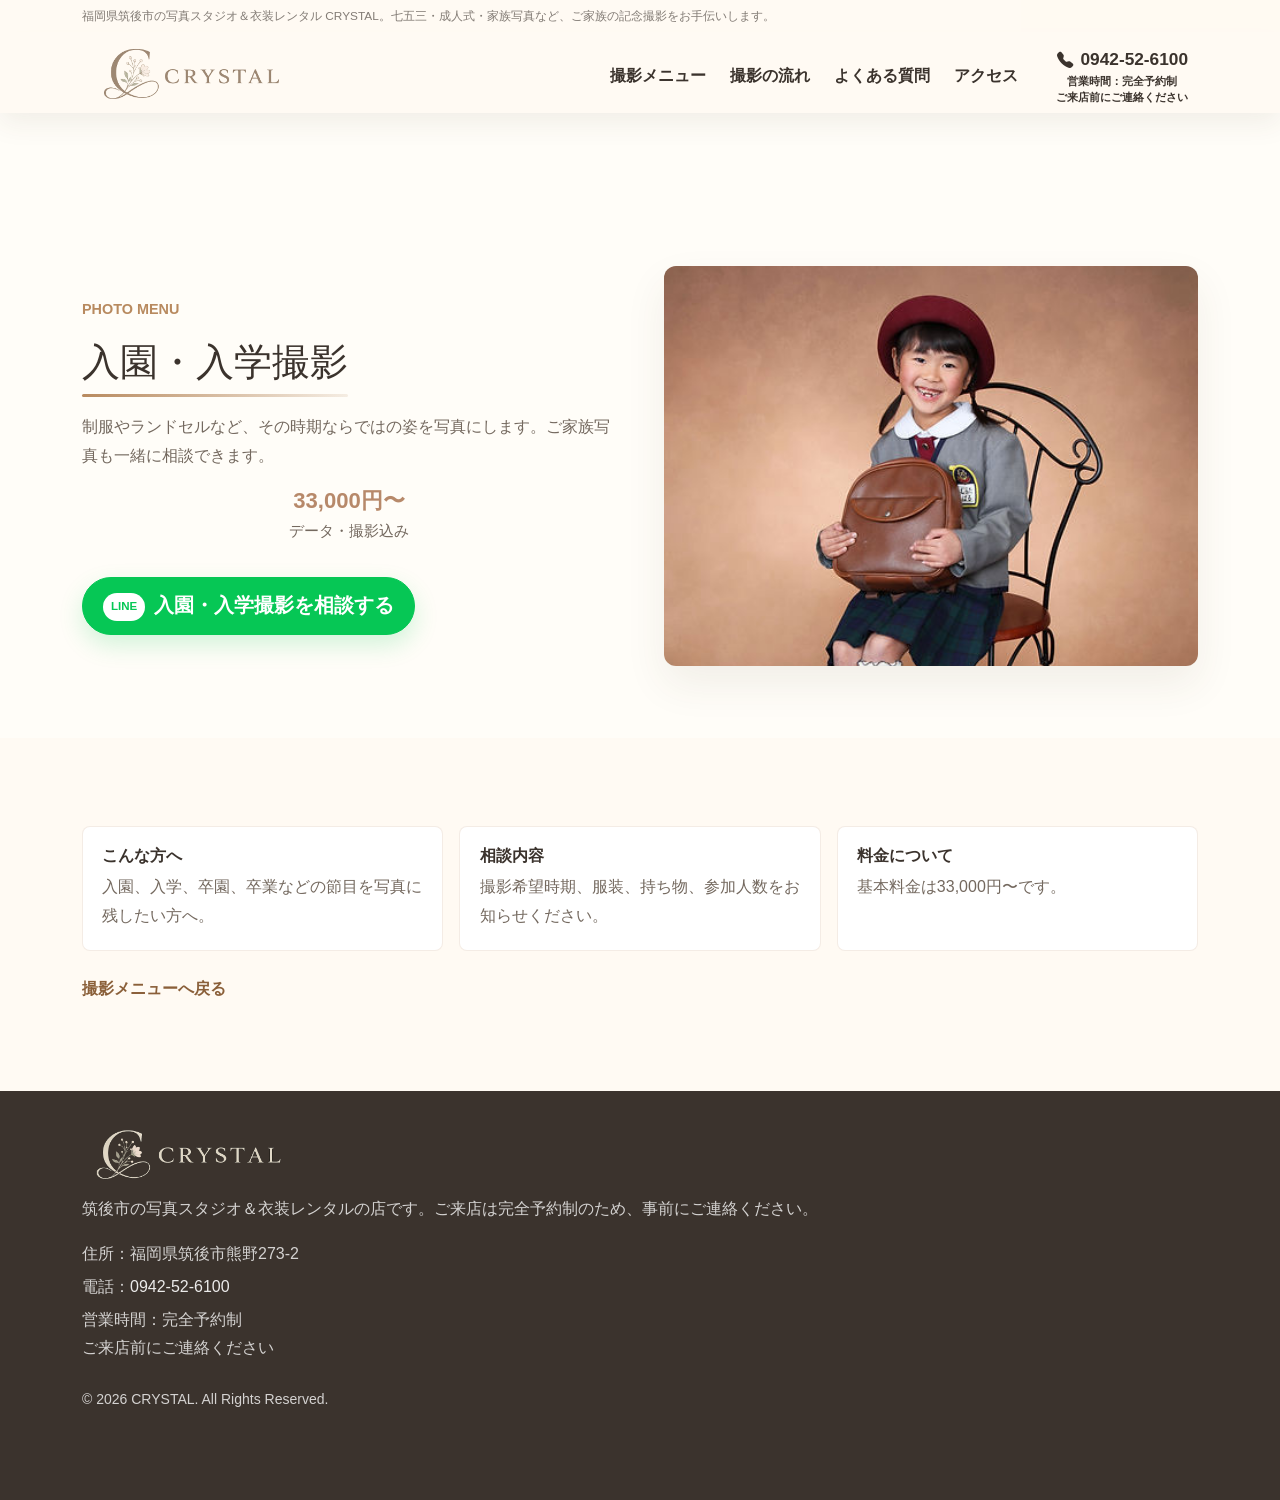
<file: entrance.html>
<!doctype html>
<html lang="ja">

<head>
  <meta charset="utf-8">
  <meta name="viewport" content="width=device-width, initial-scale=1">
  <title>入園・入学撮影｜CRYSTAL</title>
  <meta name="description" content="CRYSTALの入園・入学撮影ページです。制服やランドセル姿の記念撮影についてLINEから相談できます。">
  <link rel="icon" type="image/png" href="images/favicon.png">
  <link rel="apple-touch-icon" href="images/favicon.png">
  <link href="https://cdn.jsdelivr.net/npm/bootstrap@5.3.3/dist/css/bootstrap.min.css" rel="stylesheet">
  <link href="https://cdn.jsdelivr.net/npm/bootstrap-icons@1.11.3/font/bootstrap-icons.min.css" rel="stylesheet">
  <link href="css/style.css" rel="stylesheet">
</head>

<body id="top">
  <div class="site-lead-bar" aria-label="CRYSTALの紹介文">
    <div class="container">
      <p>福岡県筑後市の写真スタジオ＆衣装レンタル CRYSTAL。七五三・成人式・家族写真など、ご家族の記念撮影をお手伝いします。</p>
    </div>
  </div>
  <header class="sticky-top">
    <nav class="navbar navbar-expand-lg" aria-label="主要ナビゲーション">
      <div class="container">
        <a class="navbar-brand" href="index.html#top" aria-label="CRYSTAL TOP">
          <img class="site-logo site-logo-header" src="images/header_logo.png" alt="CRYSTAL">
        </a>
        <button class="navbar-toggler" type="button" data-bs-target="#mainNav" aria-controls="mainNav"
          aria-expanded="false" aria-label="ナビゲーションを開く">
          <span class="navbar-toggler-icon"></span>
        </button>
        <div class="collapse navbar-collapse" id="mainNav">
          <ul class="navbar-nav ms-auto align-items-lg-center gap-lg-2">
            <li class="nav-item nav-has-submenu">
              <a class="nav-link nav-submenu-toggle" href="index.html#menu" aria-haspopup="true" aria-expanded="false"
                aria-controls="photoMenuSubnav"><span class="nav-submenu-icon" aria-hidden="true">▶︎</span>撮影メニュー</a>
              <ul class="nav-submenu" id="photoMenuSubnav" aria-label="撮影メニュー詳細">
                <li><a href="shichigosan.html">七五三</a></li>
                <li><a href="seijin.html">成人式</a></li>
                <li><a href="family.html">家族写真</a></li>
                <li><a href="maternity-newborn.html">マタニティ・ニューボーン</a></li>
                <li><a href="omiyamairi.html">お宮参り</a></li>
                <li><a href="entrance.html">入園・入学</a></li>
                <li><a href="profile.html">プロフィール</a></li>
              </ul>
            </li>
            <li class="nav-item"><a class="nav-link" href="index.html#flow">撮影の流れ</a></li>
            <li class="nav-item"><a class="nav-link" href="index.html#faq">よくある質問</a></li>
            <li class="nav-item"><a class="nav-link" href="index.html#access">アクセス</a></li>
            <li class="nav-item nav-mobile-cta nav-instagram"><a class="nav-link mobile-nav-button" href="https://www.instagram.com/"
                target="_blank" rel="noopener"><i class="bi bi-instagram" aria-hidden="true"></i><span
                  class="fixed-cta-text"><span class="fixed-cta-label">インスタグラム</span><span
                    class="fixed-cta-action">フォローする</span></span></a></li>
            <li class="nav-item nav-mobile-cta nav-line"><a class="nav-link mobile-nav-button"
                href="https://line.me/R/ti/p/@sample" target="_blank" rel="noopener"><i class="bi bi-line"
                  aria-hidden="true"></i><span class="fixed-cta-text"><span class="fixed-cta-label">LINE</span><span
                    class="fixed-cta-action">チャットで相談する</span></span></a></li>
            <li class="nav-item nav-phone-wrap">
              <a class="nav-link nav-phone" href="tel:0942526100"><i class="bi bi-telephone-fill phone-icon"
                  aria-hidden="true"></i>0942-52-6100</a>
              <span class="nav-hours">営業時間：完全予約制<br>ご来店前にご連絡ください</span>
            </li>
          </ul>
        </div>
      </div>
    </nav>
  </header>
  <main><section class="page-hero"><div class="container"><div class="row g-5 align-items-center"><div class="col-lg-6"><p class="eyebrow">PHOTO MENU</p><h1 class="section-title">入園・入学撮影</h1><p class="lead-text">制服やランドセルなど、その時期ならではの姿を写真にします。ご家族写真も一緒に相談できます。</p><p class="plan-price">33,000円〜</p><p class="plan-note">データ・撮影込み</p><a class="btn btn-line btn-lg mt-3" href="https://line.me/R/ti/p/@sample" target="_blank" rel="noopener"><span class="line-mark">LINE</span>入園・入学撮影を相談する</a></div><div class="col-lg-6"><img class="page-hero-image" src="images/入学.jpg" alt="入園・入学撮影のイメージ" loading="eager"></div></div></div></section><section class="section"><div class="container"><div class="page-summary"><article class="page-summary-card"><h2>こんな方へ</h2><p>入園、入学、卒園、卒業などの節目を写真に残したい方へ。</p></article><article class="page-summary-card"><h2>相談内容</h2><p>撮影希望時期、服装、持ち物、参加人数をお知らせください。</p></article><article class="page-summary-card"><h2>料金について</h2><p>基本料金は33,000円〜です。</p></article></div><a class="page-back-link" href="index.html#menu">撮影メニューへ戻る</a></div></section></main>
  <footer class="footer" aria-labelledby="footer-heading">
    <div class="container">
      <div class="footer-info">
        <h2 id="footer-heading" class="h3 footer-brand"><img class="site-logo site-logo-footer" src="images/footer_logo.png" alt="CRYSTAL"></h2>
        <p>筑後市の写真スタジオ＆衣装レンタルの店です。ご来店は完全予約制のため、事前にご連絡ください。</p>
        <p class="mb-1">住所：福岡県筑後市熊野273-2</p>
        <p class="mb-1">電話：<a href="tel:0942526100">0942-52-6100</a></p>
        <p class="mb-0">営業時間：完全予約制<br>ご来店前にご連絡ください</p>
      </div>
      <p class="small mt-4 mb-0">&copy; 2026 CRYSTAL. All Rights Reserved.</p>
    </div>
  </footer>
  <script src="https://cdn.jsdelivr.net/npm/bootstrap@5.3.3/dist/js/bootstrap.bundle.min.js"></script><script src="js/main.js"></script>
</body>

</html>
</file>
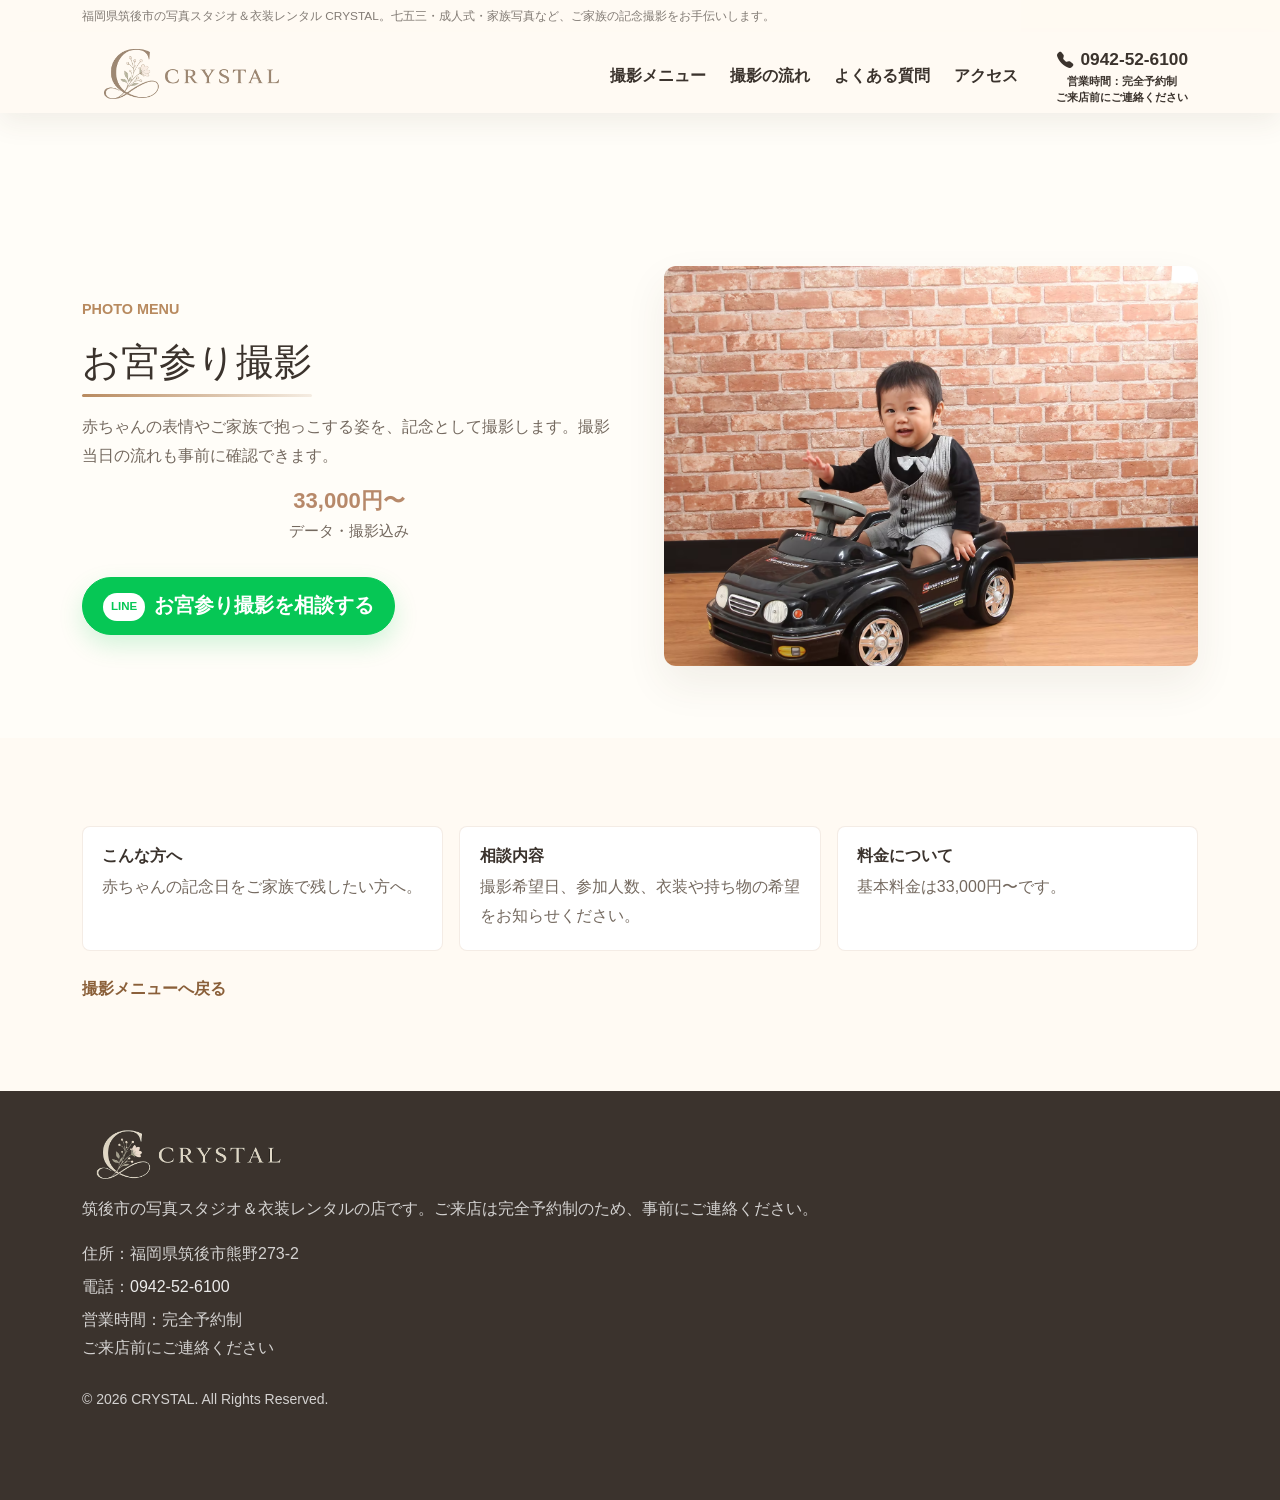
<file: omiyamairi.html>
<!doctype html>
<html lang="ja">

<head>
  <meta charset="utf-8">
  <meta name="viewport" content="width=device-width, initial-scale=1">
  <title>お宮参り撮影｜CRYSTAL</title>
  <meta name="description" content="CRYSTALのお宮参り撮影ページです。赤ちゃんとご家族の記念撮影についてLINEから相談できます。">
  <link rel="icon" type="image/png" href="images/favicon.png">
  <link rel="apple-touch-icon" href="images/favicon.png">
  <link href="https://cdn.jsdelivr.net/npm/bootstrap@5.3.3/dist/css/bootstrap.min.css" rel="stylesheet">
  <link href="https://cdn.jsdelivr.net/npm/bootstrap-icons@1.11.3/font/bootstrap-icons.min.css" rel="stylesheet">
  <link href="css/style.css" rel="stylesheet">
</head>

<body id="top">
  <div class="site-lead-bar" aria-label="CRYSTALの紹介文">
    <div class="container">
      <p>福岡県筑後市の写真スタジオ＆衣装レンタル CRYSTAL。七五三・成人式・家族写真など、ご家族の記念撮影をお手伝いします。</p>
    </div>
  </div>
  <header class="sticky-top">
    <nav class="navbar navbar-expand-lg" aria-label="主要ナビゲーション">
      <div class="container">
        <a class="navbar-brand" href="index.html#top" aria-label="CRYSTAL TOP">
          <img class="site-logo site-logo-header" src="images/header_logo.png" alt="CRYSTAL">
        </a>
        <button class="navbar-toggler" type="button" data-bs-target="#mainNav" aria-controls="mainNav"
          aria-expanded="false" aria-label="ナビゲーションを開く">
          <span class="navbar-toggler-icon"></span>
        </button>
        <div class="collapse navbar-collapse" id="mainNav">
          <ul class="navbar-nav ms-auto align-items-lg-center gap-lg-2">
            <li class="nav-item nav-has-submenu">
              <a class="nav-link nav-submenu-toggle" href="index.html#menu" aria-haspopup="true" aria-expanded="false"
                aria-controls="photoMenuSubnav"><span class="nav-submenu-icon" aria-hidden="true">▶︎</span>撮影メニュー</a>
              <ul class="nav-submenu" id="photoMenuSubnav" aria-label="撮影メニュー詳細">
                <li><a href="shichigosan.html">七五三</a></li>
                <li><a href="seijin.html">成人式</a></li>
                <li><a href="family.html">家族写真</a></li>
                <li><a href="maternity-newborn.html">マタニティ・ニューボーン</a></li>
                <li><a href="omiyamairi.html">お宮参り</a></li>
                <li><a href="entrance.html">入園・入学</a></li>
                <li><a href="profile.html">プロフィール</a></li>
              </ul>
            </li>
            <li class="nav-item"><a class="nav-link" href="index.html#flow">撮影の流れ</a></li>
            <li class="nav-item"><a class="nav-link" href="index.html#faq">よくある質問</a></li>
            <li class="nav-item"><a class="nav-link" href="index.html#access">アクセス</a></li>
            <li class="nav-item nav-mobile-cta nav-instagram"><a class="nav-link mobile-nav-button" href="https://www.instagram.com/"
                target="_blank" rel="noopener"><i class="bi bi-instagram" aria-hidden="true"></i><span
                  class="fixed-cta-text"><span class="fixed-cta-label">インスタグラム</span><span
                    class="fixed-cta-action">フォローする</span></span></a></li>
            <li class="nav-item nav-mobile-cta nav-line"><a class="nav-link mobile-nav-button"
                href="https://line.me/R/ti/p/@sample" target="_blank" rel="noopener"><i class="bi bi-line"
                  aria-hidden="true"></i><span class="fixed-cta-text"><span class="fixed-cta-label">LINE</span><span
                    class="fixed-cta-action">チャットで相談する</span></span></a></li>
            <li class="nav-item nav-phone-wrap">
              <a class="nav-link nav-phone" href="tel:0942526100"><i class="bi bi-telephone-fill phone-icon"
                  aria-hidden="true"></i>0942-52-6100</a>
              <span class="nav-hours">営業時間：完全予約制<br>ご来店前にご連絡ください</span>
            </li>
          </ul>
        </div>
      </div>
    </nav>
  </header>
  <main><section class="page-hero"><div class="container"><div class="row g-5 align-items-center"><div class="col-lg-6"><p class="eyebrow">PHOTO MENU</p><h1 class="section-title">お宮参り撮影</h1><p class="lead-text">赤ちゃんの表情やご家族で抱っこする姿を、記念として撮影します。撮影当日の流れも事前に確認できます。</p><p class="plan-price">33,000円〜</p><p class="plan-note">データ・撮影込み</p><a class="btn btn-line btn-lg mt-3" href="https://line.me/R/ti/p/@sample" target="_blank" rel="noopener"><span class="line-mark">LINE</span>お宮参り撮影を相談する</a></div><div class="col-lg-6"><img class="page-hero-image" src="images/子供.avif" alt="お宮参り撮影のイメージ" loading="eager"></div></div></div></section><section class="section"><div class="container"><div class="page-summary"><article class="page-summary-card"><h2>こんな方へ</h2><p>赤ちゃんの記念日をご家族で残したい方へ。</p></article><article class="page-summary-card"><h2>相談内容</h2><p>撮影希望日、参加人数、衣装や持ち物の希望をお知らせください。</p></article><article class="page-summary-card"><h2>料金について</h2><p>基本料金は33,000円〜です。</p></article></div><a class="page-back-link" href="index.html#menu">撮影メニューへ戻る</a></div></section></main>
  <footer class="footer" aria-labelledby="footer-heading">
    <div class="container">
      <div class="footer-info">
        <h2 id="footer-heading" class="h3 footer-brand"><img class="site-logo site-logo-footer" src="images/footer_logo.png" alt="CRYSTAL"></h2>
        <p>筑後市の写真スタジオ＆衣装レンタルの店です。ご来店は完全予約制のため、事前にご連絡ください。</p>
        <p class="mb-1">住所：福岡県筑後市熊野273-2</p>
        <p class="mb-1">電話：<a href="tel:0942526100">0942-52-6100</a></p>
        <p class="mb-0">営業時間：完全予約制<br>ご来店前にご連絡ください</p>
      </div>
      <p class="small mt-4 mb-0">&copy; 2026 CRYSTAL. All Rights Reserved.</p>
    </div>
  </footer>
  <script src="https://cdn.jsdelivr.net/npm/bootstrap@5.3.3/dist/js/bootstrap.bundle.min.js"></script><script src="js/main.js"></script>
</body>

</html>
</file>
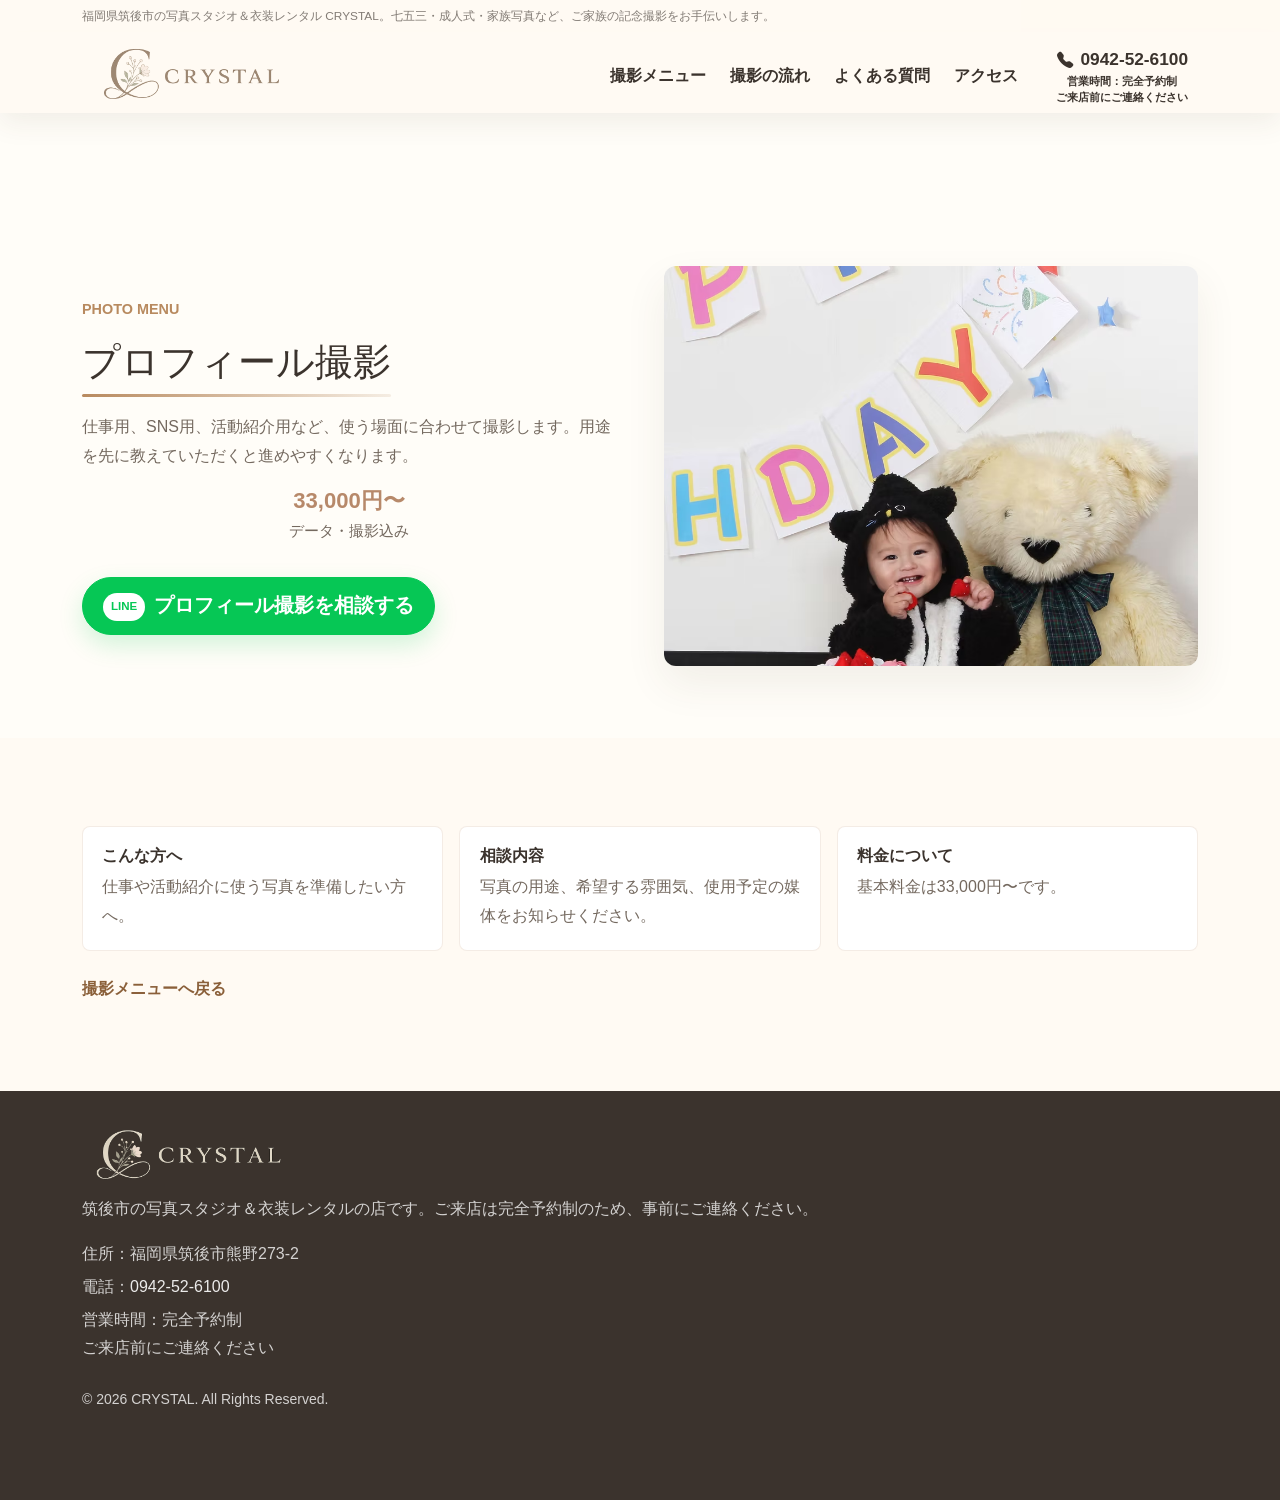
<file: profile.html>
<!doctype html>
<html lang="ja">

<head>
  <meta charset="utf-8">
  <meta name="viewport" content="width=device-width, initial-scale=1">
  <title>プロフィール撮影｜CRYSTAL</title>
  <meta name="description" content="CRYSTALのプロフィール撮影ページです。仕事用、SNS用、活動紹介用の写真についてLINEから相談できます。">
  <link rel="icon" type="image/png" href="images/favicon.png">
  <link rel="apple-touch-icon" href="images/favicon.png">
  <link href="https://cdn.jsdelivr.net/npm/bootstrap@5.3.3/dist/css/bootstrap.min.css" rel="stylesheet">
  <link href="https://cdn.jsdelivr.net/npm/bootstrap-icons@1.11.3/font/bootstrap-icons.min.css" rel="stylesheet">
  <link href="css/style.css" rel="stylesheet">
</head>

<body id="top">
  <div class="site-lead-bar" aria-label="CRYSTALの紹介文">
    <div class="container">
      <p>福岡県筑後市の写真スタジオ＆衣装レンタル CRYSTAL。七五三・成人式・家族写真など、ご家族の記念撮影をお手伝いします。</p>
    </div>
  </div>
  <header class="sticky-top">
    <nav class="navbar navbar-expand-lg" aria-label="主要ナビゲーション">
      <div class="container">
        <a class="navbar-brand" href="index.html#top" aria-label="CRYSTAL TOP">
          <img class="site-logo site-logo-header" src="images/header_logo.png" alt="CRYSTAL">
        </a>
        <button class="navbar-toggler" type="button" data-bs-target="#mainNav" aria-controls="mainNav"
          aria-expanded="false" aria-label="ナビゲーションを開く">
          <span class="navbar-toggler-icon"></span>
        </button>
        <div class="collapse navbar-collapse" id="mainNav">
          <ul class="navbar-nav ms-auto align-items-lg-center gap-lg-2">
            <li class="nav-item nav-has-submenu">
              <a class="nav-link nav-submenu-toggle" href="index.html#menu" aria-haspopup="true" aria-expanded="false"
                aria-controls="photoMenuSubnav"><span class="nav-submenu-icon" aria-hidden="true">▶︎</span>撮影メニュー</a>
              <ul class="nav-submenu" id="photoMenuSubnav" aria-label="撮影メニュー詳細">
                <li><a href="shichigosan.html">七五三</a></li>
                <li><a href="seijin.html">成人式</a></li>
                <li><a href="family.html">家族写真</a></li>
                <li><a href="maternity-newborn.html">マタニティ・ニューボーン</a></li>
                <li><a href="omiyamairi.html">お宮参り</a></li>
                <li><a href="entrance.html">入園・入学</a></li>
                <li><a href="profile.html">プロフィール</a></li>
              </ul>
            </li>
            <li class="nav-item"><a class="nav-link" href="index.html#flow">撮影の流れ</a></li>
            <li class="nav-item"><a class="nav-link" href="index.html#faq">よくある質問</a></li>
            <li class="nav-item"><a class="nav-link" href="index.html#access">アクセス</a></li>
            <li class="nav-item nav-mobile-cta nav-instagram"><a class="nav-link mobile-nav-button" href="https://www.instagram.com/"
                target="_blank" rel="noopener"><i class="bi bi-instagram" aria-hidden="true"></i><span
                  class="fixed-cta-text"><span class="fixed-cta-label">インスタグラム</span><span
                    class="fixed-cta-action">フォローする</span></span></a></li>
            <li class="nav-item nav-mobile-cta nav-line"><a class="nav-link mobile-nav-button"
                href="https://line.me/R/ti/p/@sample" target="_blank" rel="noopener"><i class="bi bi-line"
                  aria-hidden="true"></i><span class="fixed-cta-text"><span class="fixed-cta-label">LINE</span><span
                    class="fixed-cta-action">チャットで相談する</span></span></a></li>
            <li class="nav-item nav-phone-wrap">
              <a class="nav-link nav-phone" href="tel:0942526100"><i class="bi bi-telephone-fill phone-icon"
                  aria-hidden="true"></i>0942-52-6100</a>
              <span class="nav-hours">営業時間：完全予約制<br>ご来店前にご連絡ください</span>
            </li>
          </ul>
        </div>
      </div>
    </nav>
  </header>
  <main><section class="page-hero"><div class="container"><div class="row g-5 align-items-center"><div class="col-lg-6"><p class="eyebrow">PHOTO MENU</p><h1 class="section-title">プロフィール撮影</h1><p class="lead-text">仕事用、SNS用、活動紹介用など、使う場面に合わせて撮影します。用途を先に教えていただくと進めやすくなります。</p><p class="plan-price">33,000円〜</p><p class="plan-note">データ・撮影込み</p><a class="btn btn-line btn-lg mt-3" href="https://line.me/R/ti/p/@sample" target="_blank" rel="noopener"><span class="line-mark">LINE</span>プロフィール撮影を相談する</a></div><div class="col-lg-6"><img class="page-hero-image img-position-center" src="images/誕生日.avif" alt="プロフィール撮影のイメージ" loading="eager"></div></div></div></section><section class="section"><div class="container"><div class="page-summary"><article class="page-summary-card"><h2>こんな方へ</h2><p>仕事や活動紹介に使う写真を準備したい方へ。</p></article><article class="page-summary-card"><h2>相談内容</h2><p>写真の用途、希望する雰囲気、使用予定の媒体をお知らせください。</p></article><article class="page-summary-card"><h2>料金について</h2><p>基本料金は33,000円〜です。</p></article></div><a class="page-back-link" href="index.html#menu">撮影メニューへ戻る</a></div></section></main>
  <footer class="footer" aria-labelledby="footer-heading">
    <div class="container">
      <div class="footer-info">
        <h2 id="footer-heading" class="h3 footer-brand"><img class="site-logo site-logo-footer" src="images/footer_logo.png" alt="CRYSTAL"></h2>
        <p>筑後市の写真スタジオ＆衣装レンタルの店です。ご来店は完全予約制のため、事前にご連絡ください。</p>
        <p class="mb-1">住所：福岡県筑後市熊野273-2</p>
        <p class="mb-1">電話：<a href="tel:0942526100">0942-52-6100</a></p>
        <p class="mb-0">営業時間：完全予約制<br>ご来店前にご連絡ください</p>
      </div>
      <p class="small mt-4 mb-0">&copy; 2026 CRYSTAL. All Rights Reserved.</p>
    </div>
  </footer>
  <script src="https://cdn.jsdelivr.net/npm/bootstrap@5.3.3/dist/js/bootstrap.bundle.min.js"></script><script src="js/main.js"></script>
</body>

</html>
</file>
<file: css/style.css>
:root {
  --base: #fffaf3;
  --paper: #fff;
  --ink: #3b332d;
  --muted: #74695f;
  --line: #06c755;
  --line-hover: #05b54d;
  --instagram: linear-gradient(135deg, #f58529, #dd2a7b 48%, #8134af 78%, #515bd4);
  --sand: #eadfcf;
  --accent: #b88a5f
}

* {
  box-sizing: border-box
}

html {
  scroll-behavior: smooth;
  overflow-x: hidden
}

body {
  margin: 0;
  background: var(--base);
  color: var(--ink);
  font-family: -apple-system, BlinkMacSystemFont, "Hiragino Kaku Gothic ProN", "Yu Gothic", Meiryo, sans-serif;
  line-height: 1.8;
  overflow-x: hidden
}

a {
  color: inherit;
  text-decoration: none
}

img {
  max-width: 100%;
  display: block
}

.mt-6 {
  margin-top: 5rem;
}

.mt-7 {
  margin-top: 9rem;
}

.navbar {
  position: relative;
  z-index: 1051;
  background: rgba(255, 250, 243, .94);
  backdrop-filter: blur(10px);
  padding-top: 1rem
}

header.sticky-top {
  position: fixed;
  top: var(--header-offset, 0px);
  left: 0;
  right: 0;
  width: 100%;
  z-index: 1050;
  transition: top .12s linear
}

main {
  padding-top: var(--header-height, 73px)
}

.navbar>.container {
  padding-right: 12px
}

.navbar-brand {
  font-family: Georgia, serif;
  font-size: 1.8rem;
  color: var(--ink)
}

.navbar-toggler {
  position: relative;
  flex: 0 0 44px;
  width: 44px;
  height: 44px;
  margin-right: 0;
  padding: 0;
  border: 1px solid rgba(184, 138, 95, .28);
  border-radius: 8px
}

.navbar-toggler:focus {
  box-shadow: none
}

.navbar-toggler-icon {
  position: absolute;
  inset: 0;
  margin: auto;
  width: 22px;
  height: 2px;
  background: var(--ink);
  background-image: none;
  border-radius: 999px;
  transition: background .2s ease
}

.navbar-toggler-icon::before,
.navbar-toggler-icon::after {
  content: "";
  position: absolute;
  left: 0;
  width: 22px;
  height: 2px;
  background: var(--ink);
  border-radius: 999px;
  transition: transform .2s ease, top .2s ease
}

.navbar-toggler-icon::before {
  top: -7px
}

.navbar-toggler-icon::after {
  top: 7px
}

.navbar-toggler[aria-expanded="true"] .navbar-toggler-icon {
  background: transparent
}

.navbar-toggler[aria-expanded="true"] .navbar-toggler-icon::before {
  top: 0;
  transform: rotate(45deg)
}

.navbar-toggler[aria-expanded="true"] .navbar-toggler-icon::after {
  top: 0;
  transform: rotate(-45deg)
}

.nav-link {
  position: relative;
  color: var(--muted);
  font-weight: 600
}

.nav-link::after {
  content: "";
  position: absolute;
  left: .5rem;
  right: .5rem;
  bottom: .25rem;
  height: 2px;
  background: var(--accent);
  border-radius: 999px;
  transform: scaleX(0);
  transform-origin: left;
  transition: transform .2s ease
}

.nav-link:hover {
  color: var(--accent)
}

.nav-link:hover::after,
.nav-link:focus-visible::after {
  transform: scaleX(1)
}

.btn-line {
  background: var(--line);
  border-color: var(--line);
  color: #fff;
  font-weight: 700;
  border-radius: 999px;
  padding: .8rem 1.25rem;
  box-shadow: 0 10px 24px rgba(6, 199, 85, .18)
}

.btn-line:hover {
  background: #05b54d;
  border-color: #05b54d;
  color: #fff
}

.line-mark {
  display: inline-grid;
  place-items: center;
  min-width: 2.45rem;
  min-height: 1.75rem;
  margin-right: .55rem;
  padding: .18rem .5rem;
  border-radius: 999px;
  background: #fff;
  color: var(--line);
  font-size: .72rem;
  line-height: 1;
  font-weight: 700;
  vertical-align: middle
}

.hero {
  position: relative;
  height: calc(100svh - 73px);
  min-height: 640px;
  background: #ddd;
  overflow: hidden
}

.hero .carousel,
.hero .carousel-inner,
.hero .carousel-item {
  height: 100%
}

.hero .carousel-fade .carousel-item {
  transition: opacity 1.15s ease-in-out
}

.hero img {
  display: block;
  width: 100%;
  height: 100%;
  object-fit: cover;
  object-position: center center
}

.hero img.hero-image-01 {
  object-position: center 32%
}

.hero img.hero-image-02 {
  object-position: center 22%
}

.hero img.hero-image-03 {
  object-position: center 12%
}

.hero::after {
  content: "";
  position: absolute;
  inset: 0;
  background: linear-gradient(90deg, rgba(59, 51, 45, .58), rgba(59, 51, 45, .18) 58%, rgba(59, 51, 45, .08));
  z-index: 1;
  pointer-events: none
}

.hero-copy {
  position: absolute;
  inset: 0;
  z-index: 2;
  display: flex;
  align-items: center;
  pointer-events: none
}

.hero-control {
  z-index: 3;
  width: 10%;
  opacity: .72
}

.hero-control:hover {
  opacity: 1
}

.hero-control .carousel-control-prev-icon,
.hero-control .carousel-control-next-icon {
  width: 2.7rem;
  height: 2.7rem;
  padding: 1.25rem;
  border-radius: 50%;
  background-color: rgba(59, 51, 45, .38);
  background-size: 48%
}

.carousel-indicators {
  z-index: 3;
  margin-bottom: 1.4rem
}

.carousel-indicators [data-bs-target] {
  width: 2.1rem;
  height: .22rem;
  border: 0;
  border-radius: 999px;
  background-color: #fff;
  opacity: .55
}

.carousel-indicators .active {
  opacity: 1
}

.eyebrow {
  color: var(--accent);
  font-size: .9rem;
  font-weight: 800
}

.hero .eyebrow {
  color: #f4dcc4
}

.hero-eyebrow-sp {
  display: none
}

.hero h1 {
  max-width: 720px;
  color: #fff;
  font-size: clamp(2rem, 4.2vw, 4.4rem);
  line-height: 1.25;
  font-weight: 700
}

.hero p {
  max-width: 620px;
  color: #fff;
  font-size: 1.05rem
}

.section {
  padding: 88px 0
}

.section-title {
  position: relative;
  display: inline-block;
  padding-bottom: .58rem;
  font-size: clamp(1.75rem, 3vw, 2.55rem);
  line-height: 1.35;
  margin: 0 0 1rem
}

.section-title::after {
  content: "";
  position: absolute;
  left: 0;
  right: 0;
  bottom: 0;
  height: 3px;
  background: linear-gradient(90deg, var(--accent), rgba(184, 138, 95, .14));
  border-radius: 999px
}

.lead-text {
  color: var(--muted);
}

.soft-band {
  background: #fffdf8
}

.card-soft {
  height: 100%;
  background: var(--paper);
  border: 1px solid rgba(184, 138, 95, .18);
  border-radius: 8px;
  box-shadow: 0 14px 32px rgba(80, 58, 38, .06);
  overflow: hidden
}

.menu-card img {
  width: 100%;
  height: 210px;
  object-fit: cover;
  object-position: top center
}

.menu-card img.img-position-center {
  object-position: center center
}

.menu-card .card-body {
  padding: 1.4rem
}

.menu-card h3 {
  position: relative;
  display: inline-block;
  font-size: 1.15rem;
  margin-bottom: .9rem;
  padding-bottom: .32rem;
  font-weight: 800
}

.menu-card h3::after {
  content: "";
  position: absolute;
  left: 0;
  right: 0;
  bottom: 0;
  height: 3px;
  background: linear-gradient(90deg, var(--accent), rgba(184, 138, 95, .18));
  border-radius: 999px
}

#menu {
  position: relative;
  overflow: hidden
}

#menu::before {
  content: none;
  position: absolute;
  top: 28px;
  right: max(24px, calc((100vw - 1180px)/2));
  width: min(280px, 34vw);
  height: 58px;
  border-radius: 999px;
  background: repeating-linear-gradient(135deg, rgba(255, 183, 166, .34) 0 12px, rgba(255, 250, 243, .72) 12px 24px);
  transform: rotate(-4deg);
  pointer-events: none
}

#menu .container {
  position: relative;
  z-index: 1
}

.plan-name {
  display: none;
  margin: .15rem 0 .3rem;
  color: var(--ink);
  font-weight: 800
}

.plan-price {
  margin: 0 0 .25rem;
  color: #8a5f39;
  font-size: 1.18rem;
  font-weight: 800
}

.plan-note {
  align-self: center;
  margin: 0 0 1rem;
  color: var(--muted);
  font-size: .92rem;
  text-align: center
}

.menu-detail-link {
  display: inline-flex;
  align-items: center;
  justify-content: center;
  width: fit-content;
  min-height: 42px;
  margin-top: auto;
  padding: .55rem 1.05rem;
  border: 0;
  border-radius: 999px;
  background: rgba(255, 184, 162, .28);
  color: #7a5636;
  font-size: .88rem;
  font-weight: 800;
  transition: transform .32s ease, background .32s ease, color .32s ease
}

.menu-detail-link:hover {
  background: rgba(184, 138, 95, .9);
  color: #fff;
  transform: scale(1.04)
}

.page-hero {
  padding: calc(var(--header-height, 73px) + 72px) 0 72px;
  background: #fffdf8
}

.page-hero .eyebrow {
  margin-bottom: .8rem
}

.page-hero-image {
  width: 100%;
  aspect-ratio: 4/3;
  border-radius: 12px;
  object-fit: cover;
  object-position: top center;
  box-shadow: 0 18px 42px rgba(80, 58, 38, .08)
}

.page-summary {
  display: grid;
  grid-template-columns: repeat(3, minmax(0, 1fr));
  gap: 1rem
}

.page-summary-card {
  padding: 1.2rem;
  background: #fff;
  border: 1px solid rgba(184, 138, 95, .16);
  border-radius: 8px
}

.page-summary-card h2,
.page-summary-card h3 {
  margin-bottom: .45rem;
  font-size: 1rem;
  font-weight: 800
}

.page-summary-card p {
  margin-bottom: 0;
  color: var(--muted)
}

.page-back-link {
  display: inline-flex;
  margin-top: 1.5rem;
  color: #8a5f39;
  font-weight: 800
}

.page-hero-large {
  padding-bottom: 86px
}

.page-catch {
  margin: 1rem 0;
  color: var(--accent);
  font-size: clamp(1.25rem, 2.4vw, 1.9rem);
  font-weight: 800;
  line-height: 1.45
}

.page-hero-photo {
  aspect-ratio: 5/4;
  border-radius: 16px
}

.page-hero-actions {
  display: flex;
  flex-wrap: wrap;
  gap: 1rem;
  align-items: center;
  margin-top: 1.5rem
}

.page-anchor-link {
  color: #8a5f39;
  font-weight: 800
}

.page-story-section {
  background: #fff
}

.page-story-copy {
  color: var(--muted);
  font-size: 1rem;
  line-height: 2
}

.page-difference {
  margin-top: 1.8rem;
  padding: 1.4rem;
  background: #fffdf8;
  border-radius: 14px
}

.page-difference h3 {
  margin-bottom: .85rem;
  color: var(--ink);
  font-size: 1rem;
  font-weight: 800
}

.page-difference ul {
  display: grid;
  gap: .55rem;
  margin: 0;
  padding-left: 1.15rem
}

.page-gallery-section {
  background: #fffdf8
}

.page-gallery-grid {
  display: grid;
  grid-template-columns: repeat(4, minmax(0, 1fr));
  gap: 1rem
}

.page-gallery-item {
  display: block;
  width: 100%;
  padding: 0;
  border: 0;
  background: transparent;
  border-radius: 14px;
  overflow: hidden;
  cursor: zoom-in
}

.page-gallery-item:nth-child(1),
.page-gallery-item:nth-child(6) {
  grid-column: span 2;
  grid-row: span 2
}

.page-gallery-item img {
  width: 100%;
  height: 100%;
  min-height: 190px;
  aspect-ratio: 1/1;
  object-fit: cover;
  object-position: top center;
  transition: transform .35s ease
}

.page-gallery-item:nth-child(1) img,
.page-gallery-item:nth-child(6) img {
  min-height: 100%;
  aspect-ratio: 1/1
}

.page-gallery-item:hover img {
  transform: scale(1.035)
}

.shooting-info-grid {
  display: grid;
  grid-template-columns: repeat(4, minmax(0, 1fr));
  gap: 1rem
}

.shooting-info-card {
  padding: 1.45rem;
  background: #fff;
  border: 1px solid rgba(184, 138, 95, .16);
  border-radius: 14px
}

.shooting-info-card h3 {
  margin-bottom: .65rem;
  color: var(--ink);
  font-size: 1rem;
  font-weight: 800
}

.shooting-info-card p {
  margin-bottom: 0;
  color: var(--muted);
  line-height: 1.75
}

.price-section {
  background: #fffdf8
}

.price-panel {
  display: grid;
  grid-template-columns: 1.3fr auto auto;
  gap: 1.5rem;
  align-items: center;
  padding: clamp(1.4rem, 4vw, 2.4rem);
  background: #fff;
  border-radius: 18px;
  box-shadow: 0 18px 42px rgba(80, 58, 38, .08)
}

.price-panel p {
  margin-bottom: 0;
  color: var(--muted);
  line-height: 1.8
}

.price-box {
  display: grid;
  gap: .2rem;
  min-width: 170px;
  padding: 1rem 1.25rem;
  background: #fffdf8;
  border-radius: 14px;
  text-align: center
}

.price-box strong {
  color: var(--accent);
  font-size: 1.6rem
}

.price-label {
  color: var(--muted);
  font-size: .8rem;
  font-weight: 800
}

.gallery-modal {
  position: fixed;
  inset: 0;
  z-index: 2000;
  display: none;
  align-items: center;
  justify-content: center;
  padding: 1.25rem;
  background: rgba(34, 28, 22, .72)
}

.gallery-modal.is-open {
  display: flex
}

.gallery-modal-inner {
  position: relative;
  max-width: min(980px, 94vw);
  max-height: 88vh
}

.gallery-modal-img {
  display: block;
  max-width: 100%;
  max-height: 88vh;
  border-radius: 14px;
  object-fit: contain;
  box-shadow: 0 24px 60px rgba(0, 0, 0, .24)
}

.gallery-modal-close {
  position: absolute;
  top: -.9rem;
  right: -.9rem;
  display: grid;
  place-items: center;
  width: 42px;
  height: 42px;
  border: 0;
  border-radius: 50%;
  background: #fff;
  color: var(--ink);
  font-size: 1.4rem;
  line-height: 1
}

.page-shichigosan {
  --shichi-pink: #f6a7b8;
  --shichi-yellow: #f6d57a;
  --shichi-mint: #9ecdb8;
  --shichi-coral: #d88a72
}

.page-shichigosan .site-lead-bar,
.page-shichigosan header,
.page-shichigosan .navbar {
  background: #fffaf3
}

.shichi-hero {
  position: relative;
  overflow: hidden;
  padding-top: clamp(42px, 7vw, 78px);
  background: #fffaf3
}

.shichi-hero::before {
  content: "753";
  position: absolute;
  right: max(1rem, calc((100vw - 1320px) / 2));
  bottom: -2rem;
  color: rgba(216, 138, 114, .12);
  font-size: clamp(7rem, 18vw, 18rem);
  font-weight: 900;
  line-height: 1;
  pointer-events: none
}

.shichi-hero::after {
  content: "";
  position: absolute;
  inset: 0;
  background: linear-gradient(135deg, rgba(246, 167, 184, .18) 0 25%, transparent 25% 50%, rgba(246, 167, 184, .14) 50% 75%, transparent 75%) 0 0/46px 46px;
  pointer-events: none
}

.shichi-hero>.container {
  position: relative;
  z-index: 1
}

.page-shichigosan .shichi-hero .section-title {
  display: inline;
  padding: .08em .24em .16em;
  background: linear-gradient(transparent 58%, rgba(246, 213, 122, .78) 58%);
  font-size: clamp(2.8rem, 7vw, 5.7rem);
  font-family: "Kaisei Tokumin", "Shippori Mincho B1", "Hiragino Mincho ProN", serif;
  font-weight: 700;
  letter-spacing: .06em;
  font-feature-settings: "palt"
}

.page-shichigosan .page-catch {
  color: #c96e79;
  font-family: "Kaisei Tokumin", "Shippori Mincho B1", "Hiragino Mincho ProN", serif;
  font-size: clamp(1.35rem, 2.8vw, 2.15rem);
  font-weight: 700;
  letter-spacing: .04em
}

.shichi-hero-tags {
  display: flex;
  flex-wrap: wrap;
  gap: .65rem;
  margin-top: 1.25rem
}

.shichi-hero-tags span {
  display: inline-flex;
  align-items: center;
  justify-content: center;
  min-height: 36px;
  padding: .45rem .9rem;
  background: #fff;
  border: 2px solid rgba(216, 138, 114, .28);
  border-radius: 999px;
  color: #9b5b43;
  font-size: .9rem;
  font-weight: 800;
  box-shadow: 0 10px 22px rgba(152, 93, 71, .08)
}

.shichi-photo-frame {
  position: relative;
  padding: .9rem;
  border-radius: 30px;
  background: #fff;
  box-shadow: 0 24px 58px rgba(118, 76, 55, .13);
  transform: rotate(1.2deg)
}

.shichi-photo-frame::before {
  content: "";
  position: absolute;
  inset: -.55rem;
  z-index: -1;
  border: 3px solid rgba(158, 205, 184, .65);
  border-radius: 34px;
  transform: rotate(-2.4deg)
}

.shichi-photo-frame::after {
  content: "";
  position: absolute;
  right: 1.6rem;
  top: 1.45rem;
  width: 92px;
  height: 28px;
  background: repeating-linear-gradient(-45deg, rgba(246, 213, 122, .82) 0 8px, rgba(255, 255, 255, .88) 8px 16px);
  border-radius: 999px;
  box-shadow: 0 8px 18px rgba(118, 76, 55, .1);
  transform: rotate(10deg)
}

.shichi-photo-frame .page-hero-photo {
  display: block;
  border-radius: 24px;
  box-shadow: none
}

.shichi-photo-frame p {
  position: absolute;
  left: 2rem;
  bottom: 1.6rem;
  margin: 0;
  color: #fffdf8;
  font-size: clamp(1.15rem, 2.2vw, 1.75rem);
  font-weight: 900;
  line-height: 1.1;
  text-shadow: 0 3px 18px rgba(60, 40, 30, .4)
}

.page-shichigosan .page-story-section {
  background: #fff;
  background-image: radial-gradient(circle at 1px 1px, rgba(216, 138, 114, .18) 1px, transparent 0);
  background-size: 22px 22px
}

.page-shichigosan .page-story-copy {
  padding: clamp(1.2rem, 3vw, 2rem);
  background: rgba(255, 250, 243, .9);
  border-radius: 24px;
  box-shadow: 0 18px 38px rgba(118, 76, 55, .08)
}

.page-shichigosan .page-gallery-section {
  background: #fff7ed
}

.page-shichigosan .page-gallery-grid {
  gap: 1.15rem
}

.page-shichigosan .page-gallery-item {
  border: 8px solid #fff;
  border-radius: 22px;
  box-shadow: 0 16px 34px rgba(118, 76, 55, .12);
  transform: rotate(var(--tilt, 0deg));
  transition: transform .35s ease, box-shadow .35s ease
}

.page-shichigosan .page-gallery-item:nth-child(odd) {
  --tilt: -1.2deg
}

.page-shichigosan .page-gallery-item:nth-child(even) {
  --tilt: 1deg
}

.page-shichigosan .page-gallery-item:hover {
  transform: rotate(0deg) translateY(-4px);
  box-shadow: 0 22px 44px rgba(118, 76, 55, .16)
}

.page-shichigosan .shooting-info-section {
  background: linear-gradient(180deg, #fff7ed 0, #fff 100%)
}

.page-shichigosan .shooting-info-card {
  border: 0;
  border-radius: 22px;
  background: #fff;
  box-shadow: 0 16px 34px rgba(118, 76, 55, .09)
}

.page-shichigosan .shooting-info-card h3 {
  color: #b96e58
}

.page-shichigosan .price-panel {
  border: 3px solid rgba(246, 213, 122, .62);
  border-radius: 28px;
  box-shadow: 0 20px 46px rgba(118, 76, 55, .12)
}

.studio-photo {
  width: 100%;
  height: auto;
  min-height: 0;
  aspect-ratio: 4/3;
  object-fit: cover;
  object-position: bottom center;
  border-radius: 8px
}


.about-copy p {
  margin-bottom: 1rem
}

.about-icons {
  display: grid;
  grid-template-columns: repeat(4, minmax(0, 1fr));
  gap: .95rem;
  width: min(100%, 620px);
  margin: 1.7rem auto 0;
  transform: translateX(-1.15rem)
}

.about-icons img {
  width: 100%;
  height: auto;
  object-fit: contain
}

.about-visual {
  position: relative;
  width: calc(100% + 1.15rem);
  margin: 0 0 0 -1.15rem;
  padding: 1.15rem 0 0;
  border: 2px solid rgba(126, 154, 137, .34);
  border-radius: 18px;
  background: rgba(255, 253, 248, .82)
}


.about-visual-frame {
  position: relative;
  z-index: 1;
  width: 100%;
  margin-top: 0;
  margin-bottom: -1.15rem;
  margin-left: -1.15rem;
  overflow: hidden;
  border-radius: 14px;
  background: #fffdf8;
  box-shadow: 0 18px 42px rgba(80, 58, 38, .08)
}

.about-visual-stripe {
  height: clamp(44px, 7vw, 78px);
  background: repeating-linear-gradient(135deg, rgba(255, 184, 162, .42) 0 18px, rgba(255, 250, 243, .86) 18px 38px)
}

.about-building-photo {
  position: relative;
  min-height: clamp(280px, 30vw, 420px);
  background: #6f4f3c
}

.about-building-photo img {
  width: 100%;
  height: clamp(280px, 30vw, 420px);
  object-fit: cover;
  object-position: center;
  border: 0
}

.about-visual-copy {
  margin: 0;
  color: rgba(255, 250, 194, .9);
  font-family: Georgia, "Times New Roman", serif;
  font-size: clamp(1.35rem, 2.2vw, 2.35rem);
  font-style: italic;
  line-height: 1.28;
  text-align: left;
  text-shadow: 0 2px 18px rgba(59, 51, 45, .18)
}

.feature-card h3 {
  font-size: 1.12rem;
  font-weight: 800
}

.feature-card p {
  margin-bottom: 0;
  color: var(--muted)
}

.feature-grid {
  display: grid;
  grid-template-columns: repeat(4, minmax(0, 1fr));
  gap: 1.25rem
}

.feature-card {
  position: relative;
  min-height: 100%;
  padding: 1.5rem;
  overflow: hidden
}

.feature-card::before {
  content: "";
  position: absolute;
  top: .5rem;
  bottom: -24px;
  right: -.45rem;
  width: 220px;
  height: auto;
  background-image: url("../images/card.png");
  background-repeat: no-repeat;
  background-position: right bottom;
  background-size: auto 104%;
  opacity: .52;
  pointer-events: none
}

.feature-number {
  display: block;
  margin-bottom: .65rem;
  color: rgba(184, 138, 95, .42);
  font-family: Georgia, serif;
  font-size: 2.6rem;
  font-weight: 700;
  line-height: 1
}

@media (max-width:1199.98px) {
  .feature-grid {
    grid-template-columns: repeat(2, minmax(0, 1fr))
  }
}

@media (max-width:767.98px) {
  .feature-grid {
    grid-template-columns: 1fr
  }

  .about-icons {
    grid-template-columns: repeat(2, minmax(0, 1fr));
    width: min(100%, 420px);
    transform: none
  }

  .about-visual {
    width: 100%;
    margin-right: auto;
    margin-left: auto;
    padding: 0;
    border: 0;
    background: transparent;
    overflow: visible
  }

  .about-visual::after {
    display: none
  }

  .about-visual-frame {
    width: 100%;
    margin-top: 0;
    margin-right: auto;
    margin-bottom: 0;
    margin-left: auto
  }


  .about-building-photo {
    min-height: 300px
  }
}

.fact-list {
  margin: 1.5rem 0 0;
  padding: 0;
  list-style: none
}

.fact-list li {
  padding: .7rem 0;
  border-bottom: 1px solid rgba(184, 138, 95, .18);
  color: var(--muted)
}

.line-section {
  background: #eaf8ec;
  border-top: 1px solid rgba(6, 199, 85, .13);
  border-bottom: 1px solid rgba(6, 199, 85, .13)
}

.footer {
  padding: 56px 0 88px;
  background: #3b332d;
  color: #fff
}

.footer p,
.footer a {
  color: rgba(255, 255, 255, .78)
}

.footer-links {
  display: flex;
  gap: 1rem;
  flex-wrap: wrap
}

.fixed-line {
  position: fixed;
  right: 18px;
  bottom: 18px;
  z-index: 1040;
  display: inline-flex;
  align-items: center;
  min-height: 56px;
  padding: .85rem 1.05rem;
  background: var(--line);
  color: #fff;
  border-radius: 999px;
  font-weight: 800;
  box-shadow: 0 12px 28px rgba(0, 0, 0, .2)
}

.fixed-line:hover {
  color: #fff;
  background: var(--line-hover)
}

.fade-up {
  opacity: 0;
  transform: translateY(28px);
  transition: opacity .9s ease, transform .9s ease;
  transition-delay: var(--fade-delay, 0ms);
  will-change: opacity, transform
}

.fade-up.is-visible {
  opacity: 1;
  transform: none
}

.modal-content {
  background: #fffaf3;
  border: 0;
  border-radius: 8px
}

.modal-header {
  justify-content: flex-end;
  border-bottom: 0;
  padding: .75rem .75rem 0
}

.modal-body {
  padding: 1rem
}

.modal-body img {
  width: 100%;
  max-height: 78vh;
  object-fit: contain;
  border-radius: 6px
}

@media (prefers-reduced-motion:reduce) {
  .fade-up {
    opacity: 1;
    transform: none;
    transition: none
  }

  .hero .carousel-fade .carousel-item {
    transition: none
  }
}

@media (max-width:767.98px) {
  .navbar>.container {
    padding-right: 12px;
    padding-left: 12px
  }

  .nav-link::after {
    left: 0;
    right: 0;
    bottom: .15rem
  }

  .hero {
    height: calc(100svh - 69px);
    min-height: 560px
  }

  .hero::after {
    background: linear-gradient(180deg, rgba(59, 51, 45, .24), rgba(59, 51, 45, .66))
  }

  .hero-copy {
    align-items: flex-end;
    padding-bottom: 5.5rem
  }

  .hero-eyebrow-pc {
    display: none
  }

  .hero-eyebrow-sp {
    display: inline
  }

  .hero-control {
    width: 16%;
    align-items: flex-end;
    padding-bottom: 1rem
  }

  .hero-control .carousel-control-prev-icon,
  .hero-control .carousel-control-next-icon {
    width: 2.2rem;
    height: 2.2rem
  }

  .section {
    padding: 64px 0
  }

  .menu-card img {
    height: 185px
  }

  .studio-photo {
    aspect-ratio: 1/1
  }

  .fixed-line {
    right: 12px;
    bottom: 12px;
    min-height: 52px;
    padding: .75rem .95rem;
    font-size: .92rem
  }

  .navbar-brand {
    font-size: 1.55rem
  }
}

.hero .carousel-fade .carousel-item {
  transition: opacity 1.25s ease-in-out
}

.scroll-cue {
  position: absolute;
  right: 2rem;
  bottom: 3rem;
  left: auto;
  z-index: 4;
  display: inline-flex;
  align-items: center;
  gap: .45rem;
  width: auto;
  height: auto;
  border: 0;
  border-radius: 0;
  color: #fff;
  background: transparent;
  font-size: .78rem;
  font-weight: 800;
  letter-spacing: .08em;
  text-transform: uppercase;
  transform: none;
  animation: scrollCue 1.6s ease-in-out infinite
}

.scroll-cue span {
  display: block;
  width: 12px;
  height: 12px;
  border-right: 2px solid currentColor;
  border-bottom: 2px solid currentColor;
  transform: translateY(-3px) rotate(45deg)
}

@keyframes scrollCue {

  0%,
  100% {
    transform: translateY(0)
  }

  50% {
    transform: translateY(8px)
  }
}

.top-cue {
  position: fixed;
  right: 2rem;
  bottom: 2rem;
  z-index: 1035;
  display: inline-flex;
  align-items: center;
  gap: .45rem;
  color: var(--ink);
  background: rgba(255, 250, 243, .92);
  border: 1px solid rgba(184, 138, 95, .24);
  border-radius: 999px;
  padding: .55rem .85rem;
  font-size: .78rem;
  font-weight: 800;
  letter-spacing: .08em;
  opacity: 0;
  pointer-events: none;
  transform: translateY(10px);
  transition: opacity .25s ease, transform .25s ease
}

.top-cue.is-visible {
  opacity: 1;
  pointer-events: auto;
  transform: none
}

.top-cue span {
  display: block;
  width: 10px;
  height: 10px;
  border-left: 2px solid currentColor;
  border-top: 2px solid currentColor;
  transform: translateY(2px) rotate(45deg)
}

.fixed-line {
  bottom: 104px
}

.fixed-line,
.top-cue {
  transition: opacity .25s ease, transform .25s ease, background .2s ease
}

.fixed-line:hover,
.top-cue:hover {
  transform: scale(1.045)
}

.navbar-brand {
  display: inline-flex;
  align-items: center;
  gap: .55rem;
  overflow: visible
}

.site-logo {
  display: block;
  width: auto;
  object-fit: contain;
  transform: scale(3.8);
  transform-origin: left center
}

.site-logo-header,
.site-logo-footer {
  height: 38px
}

.brand-mark {
  display: inline-grid;
  place-items: center;
  width: 38px;
  height: 38px;
  border: 1px solid rgba(184, 138, 95, .35);
  border-radius: 50%;
  background: #fffdf8;
  color: #8a5f39;
  font-family: Georgia, serif;
  font-size: 1.25rem;
  font-weight: 700
}

.nav-phone-wrap {
  display: flex;
  flex-direction: column;
  align-items: center;
  justify-content: center;
  margin-left: .75rem;
  min-width: 152px;
  text-align: center
}

.nav-phone {
  display: flex;
  align-items: center;
  justify-content: center;
  gap: .38rem;
  color: #7a5636 !important;
  font-size: 1.08rem;
  font-weight: 900;
  line-height: 1.15;
  padding-top: .15rem;
  padding-bottom: .08rem
}

.nav-phone::after,
.nav-phone:hover::after,
.nav-phone:focus-visible::after {
  display: none;
  transform: none
}

.nav-phone:hover {
  color: #7a5636 !important
}

.phone-icon {
  font-size: 1rem
}

.nav-hours {
  display: block;
  width: 100%;
  margin-top: .16rem;
  color: var(--muted);
  font-size: .68rem;
  font-weight: 700;
  line-height: 1.42;
  white-space: nowrap
}

.nav-mobile-cta {
  display: none
}

.mobile-nav-button {
  display: inline-flex;
  align-items: center;
  justify-content: center;
  gap: .45rem
}

.nav-lock {
  overflow: hidden
}

.flow-stage {
  position: relative;
  max-width: 1320px;
  margin: 2.55rem auto 0
}

.flow-path {
  position: relative;
  display: grid;
  grid-template-columns: repeat(2, minmax(0, 1fr));
  grid-template-rows: repeat(3, minmax(0, auto));
  gap: 2.15rem 4.6rem;
  max-width: 980px;
  margin: 0 auto
}

#flow {
  background: #fffaf3
}

.flow-bg-collage {
  position: absolute;
  inset: 0;
  z-index: 0;
  overflow: hidden;
  pointer-events: none
}

.flow-bg-collage span {
  position: absolute;
  display: block;
  width: clamp(165px, 20vw, 260px);
  aspect-ratio: 4/3;
  border: 0;
  border-radius: 18px;
  background-color: transparent;
  background-position: center;
  background-size: contain;
  background-repeat: no-repeat;
  box-shadow: 0 18px 42px rgba(80, 58, 38, .1);
  opacity: .22;
  filter: saturate(.88)
}

.flow-bg-collage span:nth-child(1) {
  left: 39%;
  top: 1%;
  background-image: url("../images/撮影の流れ.avif");
  transform: rotate(-7deg)
}

.flow-bg-collage span:nth-child(2) {
  left: 65%;
  top: 14%;
  background-image: url("../images/撮影の流れ7.avif");
  transform: rotate(5deg)
}

.flow-bg-collage span:nth-child(3) {
  left: 79%;
  top: 55%;
  background-image: url("../images/撮影の流れ3.avif");
  transform: rotate(-4deg)
}

.flow-bg-collage span:nth-child(4) {
  left: 12%;
  top: 48%;
  background-image: url("../images/撮影の流れ4.avif");
  transform: rotate(6deg)
}

.flow-bg-collage span:nth-child(5) {
  left: 0%;
  top: 25%;
  background-image: url("../images/撮影の流れ5.avif");
  transform: rotate(3deg)
}

.flow-bg-collage span:nth-child(6) {
  left: 38%;
  bottom: 2%;
  background-image: url("../images/撮影の流れ6.avif");
  transform: rotate(-6deg)
}

.flow-bg-collage span:nth-child(7) {
  left: 65%;
  bottom: 2%;
  background-image: url("../images/撮影の流れ2.avif");
  transform: rotate(8deg)
}

.flow-bg-collage span:nth-child(8) {
  left: 40%;
  top: 40%;
  background-image: url("../images/撮影の流れ9.avif");
  transform: rotate(4deg)
}

.flow-bg-collage span:nth-child(9) {
  left: 0%;
  bottom: 3%;
  background-image: url("../images/撮影の流れ.avif");
  transform: rotate(-5deg)
}

.flow-node {
  position: relative;
  z-index: 1;
  width: min(100%, 340px)
}

.flow-node-step1 {
  grid-column: 1;
  grid-row: 1;
  justify-self: start
}

.flow-node-step2 {
  grid-column: 2;
  grid-row: 2;
  justify-self: end
}

.flow-node-step3 {
  grid-column: 1;
  grid-row: 3;
  justify-self: start
}

.flow-card {
  position: relative;
  display: flex;
  flex-direction: column;
  justify-content: center;
  width: 100%;
  aspect-ratio: 1;
  padding: 2rem;
  background: #fffdf8;
  border: 1px solid rgba(184, 138, 95, .18);
  border-radius: 50%;
  box-shadow: 0 16px 36px rgba(74, 52, 34, .08);
  text-align: center
}

.flow-step {
  position: absolute;
  top: 2rem;
  left: 50%;
  display: inline-flex;
  align-items: center;
  justify-content: center;
  gap: .5rem;
  margin: 0;
  padding: 0;
  color: #7a5636;
  background: transparent;
  font-size: .78rem;
  font-weight: 800;
  letter-spacing: .12em;
  transform: translateX(-50%)
}

.flow-step-label {
  position: relative;
  display: inline-block;
  padding-bottom: .18rem
}

.flow-step-label::after {
  content: "";
  position: absolute;
  left: 0;
  right: 0;
  bottom: 0;
  height: 2px;
  background: rgba(184, 138, 95, .55);
  border-radius: 999px
}

.flow-step-number {
  color: var(--ink);
  font-size: 1.18rem;
  font-weight: 900;
  letter-spacing: .04em;
  line-height: 1
}

.flow-card h3 {
  margin: 0 0 .55rem;
  color: var(--ink);
  font-size: 1.12rem;
  font-weight: 800;
  text-decoration: underline;
  text-decoration-color: rgba(184, 138, 95, .42);
  text-underline-offset: .32em
}

.flow-card p {
  margin: 0;
  color: var(--muted);
  line-height: 1.85
}

.flow-arrow {
  display: none
}

.flow-arrow::after {
  content: "";
  position: absolute;
  right: -2px;
  top: -6px;
  width: 10px;
  height: 10px;
  border-top: 2px solid rgba(184, 138, 95, .64);
  border-right: 2px solid rgba(184, 138, 95, .64);
  transform: rotate(45deg)
}

.flow-arrow-1 {
  left: 38%;
  top: 33%;
  transform: rotate(31deg)
}

.flow-arrow-2 {
  left: 50%;
  top: 63%;
  transform: rotate(149deg)
}

.access-layout {
  align-items: stretch;
  margin-top: 2rem
}

.access-list {
  margin: 0;
  padding: 0;
  border-top: 1px solid rgba(184, 138, 95, .2)
}

.access-list div {
  display: grid;
  grid-template-columns: 9rem 1fr;
  gap: 1rem;
  padding: 1rem 0;
  border-bottom: 1px solid rgba(184, 138, 95, .2)
}

.access-list dt {
  margin: 0;
  color: var(--ink);
  font-weight: 800
}

.access-list dd {
  margin: 0;
  color: var(--muted)
}

.access-list a {
  color: #7a5636;
  font-weight: 400
}

.map-embed {
  width: 100%;
  height: 100%;
  min-height: 360px;
  border: 0;
  border-radius: 8px;
  filter: saturate(.9)
}

.menu-carousel {
  position: relative;
  margin-top: 1.5rem;
  padding: 0 3.35rem
}

.menu-track {
  display: flex;
  gap: 1.5rem;
  overflow-x: auto;
  scroll-behavior: smooth;
  scroll-snap-type: x mandatory;
  padding: .25rem .1rem 1rem;
  scrollbar-width: none
}

.menu-track::-webkit-scrollbar {
  display: none
}

.menu-slide {
  flex: 0 0 calc((100% - 4.5rem)/4);
  scroll-snap-align: start
}

.menu-card {
  position: relative;
  display: flex;
  flex-direction: column;
  border: 2px solid rgba(126, 154, 137, .34);
  border-radius: 24px;
  background: linear-gradient(180deg, rgba(126, 154, 137, .08) 0%, #fff 58%);
  box-shadow: 0 18px 36px rgba(80, 58, 38, .09);
  isolation: isolate;
  transition: transform .32s ease, box-shadow .32s ease, border-color .32s ease
}

.menu-card::before {
  content: "";
  position: absolute;
  top: 12px;
  left: 18px;
  z-index: 2;
  width: 116px;
  height: 34px;
  border-radius: 999px;
  background: repeating-linear-gradient(135deg, #ffd6ca 0 14px, #fffaf3 14px 32px);
  box-shadow: 0 8px 16px rgba(80, 58, 38, .08);
  transform: rotate(-6deg);
  pointer-events: none
}

.menu-card::after {
  content: none
}

.menu-slide:nth-child(1) {
  --menu-accent: #f2a88f
}

.menu-slide:nth-child(2) {
  --menu-accent: #d7b48a
}

.menu-slide:nth-child(3) {
  --menu-accent: #f0c26c
}

.menu-slide:nth-child(4) {
  --menu-accent: #e8a9b8
}

.menu-slide:nth-child(5) {
  --menu-accent: #a9c7a4
}

.menu-slide:nth-child(6) {
  --menu-accent: #9fbfd4
}

.menu-slide:nth-child(7) {
  --menu-accent: #c4a5d8
}

.menu-card:hover {
  transform: translateY(-3px);
  border-color: rgba(126, 154, 137, .56);
  box-shadow: 0 24px 44px rgba(80, 58, 38, .13)
}

.menu-image-link {
  display: block;
  width: calc(100% - 24px);
  margin: 12px 12px 0;
  border-radius: 18px;
  overflow: hidden;
  box-shadow: 0 12px 24px rgba(80, 58, 38, .1)
}

.menu-card img {
  width: 100%;
  height: 230px;
  object-fit: cover;
  object-position: top center;
  transition: transform .34s ease
}

.menu-card:hover img {
  transform: scale(1.025)
}

@media (hover:none) {
  .menu-card:hover {
    transform: none;
    border-color: rgba(126, 154, 137, .34);
    box-shadow: 0 18px 36px rgba(80, 58, 38, .09)
  }

  .menu-card:hover img {
    transform: none
  }
}

.menu-card .card-body {
  display: flex;
  flex: 1;
  flex-direction: column;
  align-items: flex-start;
  gap: 0;
  padding: 1.25rem 1.25rem 1.35rem;
  text-align: left
}

.menu-card h3 {
  position: absolute;
  top: 14px;
  left: 18px;
  z-index: 3;
  display: inline-flex;
  align-items: center;
  justify-content: center;
  width: 116px;
  min-height: 34px;
  margin: 0;
  padding: .2rem .5rem;
  color: #6f4d31;
  font-size: .92rem;
  font-weight: 900;
  line-height: 1.2;
  text-align: center;
  transform: rotate(-6deg)
}

.menu-card .card-body>p:first-of-type {
  min-height: 5.6rem;
  color: #5f5148;
  font-weight: 600
}

.menu-card h3::after {
  content: none
}

.menu-slide:nth-child(4) .menu-card::before,
.menu-slide:nth-child(4) .menu-card h3 {
  width: 136px;
  min-height: 42px
}

.menu-slide:nth-child(4) .menu-card h3 {
  padding: .28rem .65rem;
  line-height: 1.15;
  letter-spacing: -.03em;
  white-space: normal
}

.plan-name {
  width: fit-content;
  padding: .18rem .7rem;
  border-radius: 999px;
  background: color-mix(in srgb, var(--menu-accent, #e8b79f) 18%, #fff);
  color: #6f4d31;
  font-size: .85rem
}

.plan-price {
  align-self: center;
  text-align: center;
  color: color-mix(in srgb, var(--menu-accent, #e8b79f) 48%, #8a5f39);
  font-size: 1.38rem;
  line-height: 1.25
}

.menu-detail-link {
  align-self: center;
  margin-right: auto;
  margin-left: auto;
  border: 0;
  background: rgba(255, 184, 162, .28);
  color: #7a5636;
  box-shadow: none
}

.menu-detail-link:hover {
  background: rgba(184, 138, 95, .9);
  color: #fff
}

.menu-nav {
  position: absolute;
  top: 50%;
  z-index: 2;
  display: grid;
  place-items: center;
  width: 44px;
  height: 44px;
  padding: 0 0 .18rem;
  border: 2px solid rgba(184, 138, 95, .28);
  border-radius: 50%;
  background: linear-gradient(180deg, #fff 0%, #fff1df 100%);
  color: var(--ink);
  font-family: Georgia, serif;
  font-size: 1.85rem;
  line-height: 0;
  box-shadow: 0 12px 24px rgba(80, 58, 38, .11);
  transform: translateY(-50%)
}

.menu-nav:hover:not(:disabled) {
  background: #f4eadf
}

.menu-nav:disabled {
  opacity: .35;
  cursor: not-allowed;
  box-shadow: none
}

@media (hover:none) {
  .menu-nav:hover:not(:disabled),
  .menu-nav:focus,
  .menu-nav:active {
    background: #fffaf3;
    color: var(--ink)
  }
}

.menu-nav.prev {
  left: 0
}

.menu-nav.next {
  right: 0
}

.footer-info a {
  color: rgba(255, 255, 255, .9)
}

@media (max-width:1199.98px) and (min-width:992px) {
  .menu-slide {
    flex-basis: calc((100% - 3rem)/3)
  }
}

@media (max-width:991.98px) {
  .menu-slide {
    flex-basis: calc((100% - 1.5rem)/2)
  }

  .menu-card img {
    height: 205px
  }

  #mainNav {
    display: block;
    position: fixed;
    top: calc(var(--header-offset, 0px) + var(--header-height, 72px));
    right: 0;
    bottom: 0;
    left: 0;
    z-index: 1050;
    width: 100%;
    height: calc(100dvh - var(--header-offset, 0px) - var(--header-height, 72px));
    padding: 1.25rem 1.15rem 2rem;
    background: #fffaf3;
    overflow-y: auto;
    overscroll-behavior: contain;
    -webkit-overflow-scrolling: touch;
    clip-path: inset(0 0 100% 0);
    opacity: 0;
    pointer-events: none;
    transition: clip-path .42s ease, opacity .28s ease
  }

  #mainNav.collapsing {
    display: block;
    height: calc(100dvh - var(--header-offset, 0px) - var(--header-height, 72px)) !important;
    transition: clip-path .42s ease, opacity .28s ease
  }

  #mainNav.nav-opening,
  #mainNav.show {
    clip-path: inset(0);
    opacity: 1;
    pointer-events: auto
  }

  #mainNav .navbar-nav {
    display: grid;
    grid-template-columns: 1fr;
    gap: .35rem .75rem;
    align-items: stretch !important;
    max-width: 560px;
    margin: 0 auto;
    padding: 0
  }

  #mainNav .nav-link:not(.nav-phone),
  #mainNav .nav-submenu a {
    display: flex;
    align-items: center;
    /* justify-content: flex-start; */
    min-height: 42px;
    padding: .62rem 0;
    background: transparent;
    border: 0;
    border-bottom: 1px solid rgba(184, 138, 95, .16);
    border-radius: 0;
    text-align: left
  }

  #mainNav .nav-has-submenu {
    display: block
  }

  #mainNav .nav-submenu {
    position: static;
    min-width: 0;
    max-height: 0;
    margin: 0;
    padding: 0 0 0 .85rem;
    background: transparent;
    border: 0;
    border-radius: 0;
    box-shadow: none;
    opacity: 0;
    overflow: hidden;
    pointer-events: none;
    transform: none;
    transition: max-height .32s ease, margin .32s ease, opacity .24s ease
  }

  #mainNav .nav-has-submenu.is-open .nav-submenu {
    max-height: 340px;
    margin: .15rem 0 .45rem;
    opacity: 1;
    pointer-events: auto
  }

  #mainNav .nav-submenu a {
    min-height: 36px;
    padding: .42rem 0;
    color: var(--muted);
    font-size: .82rem;
    border-bottom: 1px solid rgba(184, 138, 95, .1)
  }

  #mainNav .nav-item:not(.nav-has-submenu):not(.nav-mobile-cta):not(.nav-phone-wrap)>.nav-link::before {
    content: "▶︎";
    display: inline-block;
    width: calc(.72em + .25rem);
    margin-right: .25rem;
    color: transparent;
    font-size: .72em
  }

  #mainNav .nav-link::after {
    display: none
  }

  .nav-mobile-cta {
    display: flex;
    justify-content: center;
    grid-column: auto;
    margin-top: 1rem;
    border-radius: 18px;
    overflow: hidden
  }

  .nav-mobile-cta.nav-instagram {
    grid-column: 1 / -1;
    margin-top: 2.4rem
  }

  .nav-mobile-cta.nav-line {
    grid-column: 1 / -1
  }

  #mainNav .navbar-nav {
    grid-template-columns: 1fr
  }

  #mainNav .nav-item:not(.nav-mobile-cta):not(.nav-phone-wrap) {
    grid-column: 1 / -1
  }

  #mainNav .mobile-nav-button {
    display: inline-flex;
    justify-content: center;
    gap: .55rem;
    width: auto;
    min-width: 230px;
    min-height: 56px;
    padding: .85rem 1.15rem .85rem 1.25rem;
    color: #fff !important;
    border: 0;
    border-radius: 18px;
    font-size: .86rem;
    font-weight: 800;
    line-height: 1.2;
    box-shadow: 0 12px 26px rgba(80, 58, 38, .12)
  }

  #mainNav .nav-mobile-cta.nav-instagram .mobile-nav-button {
    background: var(--instagram) !important
  }

  #mainNav .nav-mobile-cta.nav-line .mobile-nav-button {
    background: var(--line) !important
  }

  #mainNav .mobile-nav-button i {
    display: inline-flex;
    align-items: center;
    justify-content: center;
    flex: 0 0 auto;
    width: 2rem;
    height: 2rem;
    border-radius: 50%;
    background: rgba(255, 255, 255, .92);
    font-size: 1.18rem;
    line-height: 1
  }

  #mainNav .mobile-nav-button .fixed-cta-text {
    display: block;
    flex: 0 0 auto;
    font-size: .88rem;
    line-height: 1.2
  }

  #mainNav .mobile-nav-button .fixed-cta-label {
    display: block;
    font-size: .72rem;
    line-height: 1.1;
    opacity: .92
  }

  #mainNav .mobile-nav-button .fixed-cta-action {
    display: block;
    white-space: nowrap
  }

  .nav-mobile-cta.nav-instagram .mobile-nav-button i {
    color: #dd2a7b
  }

  .nav-mobile-cta.nav-line .mobile-nav-button i {
    color: var(--line)
  }

  .nav-phone-wrap {
    grid-column: 1 / -1;
    min-width: 0;
    margin: 2rem auto 0;
    text-align: center
  }

  .nav-phone {
    justify-content: center;
    font-size: 1.2rem;
    padding-bottom: .12rem
  }

  .nav-hours {
    max-width: 240px;
    margin-top: .18rem;
    white-space: normal;
    text-align: center;
    font-size: .78rem;
    line-height: 1.45
  }
}

@media (max-width:575.98px) {
  .section {
    padding: 48px 0
  }

  .menu-carousel {
    padding: 0
  }

  .menu-track {
    display: grid;
    grid-template-columns: 1fr;
    gap: .75rem;
    width: 100%;
    overflow: visible;
    padding: .25rem .15rem 0;
    scroll-snap-type: none
  }

  .menu-slide {
    flex: none;
    width: 100%;
    min-width: 0;
    scroll-snap-align: none
  }

  #menu::before {
    top: 22px;
    right: 16px;
    width: 180px;
    height: 42px
  }

  .menu-card {
    min-height: 132px;
    background: #fff;
    border: 1px solid rgba(126, 154, 137, .34);
    border-radius: 20px;
    box-shadow: 0 10px 24px rgba(80, 58, 38, .07);
    display: grid;
    grid-template-columns: 1fr minmax(112px, .92fr);
    align-items: stretch;
    column-gap: .45rem;
    padding: .75rem;
    overflow: visible
  }

  .menu-image-link {
    position: relative;
    grid-column: 2;
    grid-row: 1;
    align-self: center;
    justify-self: start;
    width: calc(100% - 14px);
    height: 96px;
    margin: 0;
    border-radius: 12px;
    box-shadow: none;
    overflow: visible
  }

  .menu-image-link::before {
    content: "";
    position: absolute;
    inset: 0;
    z-index: 0;
    border: 2px solid rgba(126, 154, 137, .46);
    border-radius: 14px;
    transform: translate(12px, 12px);
    pointer-events: none
  }

  .menu-card img {
    position: relative;
    z-index: 1;
    width: 100%;
    height: 100%;
    min-height: 0;
    border-radius: 12px
  }

  .menu-card::before {
    content: none
  }

  .menu-card::after {
    content: none
  }

  .menu-card .card-body {
    grid-column: 1;
    grid-row: 1;
    position: static;
    align-items: center;
    justify-content: center;
    min-height: 132px;
    padding: 0;
    text-align: center
  }

  .menu-card h3 {
    position: relative;
    top: auto;
    left: auto;
    width: 112px;
    min-height: 32px;
    align-self: flex-start;
    margin: -.2rem 0 1.45rem;
    padding: .2rem .5rem;
    border-radius: 999px;
    background: repeating-linear-gradient(135deg, #ffd6ca 0 16px, #fffaf3 16px 36px);
    box-shadow: 0 6px 14px rgba(143, 94, 67, .12);
    font-size: .86rem;
    transform: rotate(-6deg)
  }

  .menu-slide:nth-child(4) .menu-card h3 {
    width: 132px;
    min-height: 40px
  }

  .menu-slide:nth-child(4) .menu-card h3 {
    line-height: 1.15;
    white-space: normal
  }

  .menu-card .plan-name {
    display: none
  }

  .menu-card .card-body>p:first-of-type {
    display: none
  }

  .menu-card .plan-price {
    display: block;
    margin: 0 auto;
    font-size: 1rem;
    line-height: 1.2
  }

  .menu-card .plan-note {
    display: block;
    margin: .28rem auto 0;
    font-size: .72rem;
    line-height: 1.35;
    text-align: center
  }

  .menu-detail-link {
    position: relative;
    z-index: 2;
    display: inline-flex;
    align-items: center;
    justify-content: center;
    width: auto;
    height: 28px;
    min-height: 0;
    margin: .5rem auto 0;
    padding: .2rem .55rem;
    border: 0;
    border-radius: 999px;
    background: rgba(255, 184, 162, .28);
    color: #7a5636;
    font-size: .68rem;
    font-weight: 800;
    line-height: 1;
    transform: none;
    box-shadow: none
  }

  .menu-detail-link::before {
    content: none
  }

  .menu-detail-link:hover {
    transform: scale(1.03)
  }

  .menu-nav {
    display: none
  }

  .scroll-cue {
    right: 1rem;
    bottom: 1.1rem
  }

  .top-cue {
    right: 1rem;
    bottom: 1rem
  }

  .fixed-line {
    bottom: 112px
  }

  .hero-copy {
    padding-bottom: 9rem
  }

  .menu-card .card-body>p:first-of-type {
    min-height: auto
  }

  .page-summary {
    grid-template-columns: 1fr
  }

  .page-hero-actions {
    align-items: stretch;
    flex-direction: column
  }

  .page-gallery-grid {
    grid-template-columns: repeat(2, minmax(0, 1fr));
    gap: .75rem
  }

  .page-gallery-item:nth-child(1),
  .page-gallery-item:nth-child(6) {
    grid-column: span 2;
    grid-row: span 1
  }

  .shooting-info-grid,
  .price-panel {
    grid-template-columns: 1fr
  }

  .price-panel {
    align-items: stretch
  }

  .shichi-hero::after {
    background-size: 34px 34px
  }

  .shichi-hero::before {
    right: .5rem;
    bottom: -.8rem;
    font-size: 6.4rem
  }

  .shichi-photo-frame {
    padding: .6rem;
    border-radius: 22px;
    transform: rotate(.6deg)
  }

  .shichi-photo-frame::before {
    inset: -.35rem;
    border-radius: 25px
  }

  .shichi-photo-frame::after {
    right: 1rem;
    top: 1rem;
    width: 72px;
    height: 22px
  }

  .page-shichigosan .page-gallery-item {
    border-width: 5px;
    border-radius: 16px;
    transform: none
  }
}


.site-lead-bar {
  position: relative;
  z-index: 1052;
  background: rgba(255, 250, 243, .94);
  overflow: hidden
}

.site-lead-bar p {
  margin: 0;
  padding: .42rem 0;
  color: rgba(59, 51, 45, .64);
  font-size: .74rem;
  font-weight: 500;
  line-height: 1.55
}

.navbar {
  border-bottom: 0;
  box-shadow: 0 10px 28px rgba(80, 58, 38, .08)
}

.navbar>.container {
  align-items: flex-end;
  flex-wrap: wrap
}

.navbar-collapse {
  align-items: flex-end
}

.hero {
  height: calc(100vh - var(--header-height, 73px) - var(--lead-height, 0px) + 1px);
  min-height: 0;
  margin-bottom: -1px
}

.navbar-nav .nav-link:not(.nav-phone) {
  color: var(--ink) !important;
  transition: color .42s ease
}

.navbar-nav .nav-link:not(.nav-phone):hover {
  color: var(--accent) !important
}

.navbar-nav .nav-has-submenu.is-open>.nav-link:not(.nav-phone) {
  color: var(--accent) !important
}

.navbar-nav .nav-has-submenu.is-open>.nav-link:not(.nav-phone)::after {
  transform: scaleX(1)
}

.nav-has-submenu {
  position: relative
}

.nav-submenu-icon {
  display: inline-block;
  margin-right: .25rem;
  font-size: .72em;
  transition: transform .24s ease;
  transform-origin: center
}

.nav-has-submenu.is-open .nav-submenu-icon {
  transform: rotate(90deg)
}

.nav-submenu {
  position: absolute;
  top: calc(100% + .45rem);
  left: 50%;
  z-index: 1060;
  min-width: 220px;
  margin: 0;
  padding: .55rem;
  list-style: none;
  background: rgba(255, 250, 243, .98);
  border: 1px solid rgba(184, 138, 95, .16);
  border-radius: 12px;
  box-shadow: 0 18px 38px rgba(80, 58, 38, .12);
  opacity: 0;
  pointer-events: none;
  transform: translate(-50%, 8px);
  transition: opacity .24s ease, transform .24s ease
}

.nav-submenu a {
  display: block;
  padding: .55rem .75rem;
  color: var(--ink);
  border-radius: 8px;
  font-size: .88rem;
  font-weight: 700;
  white-space: nowrap
}

.nav-submenu a:hover,
.nav-submenu a:focus {
  background: #fffdf8;
  color: var(--accent)
}

.nav-has-submenu:hover .nav-submenu,
.nav-has-submenu.is-open .nav-submenu,
.nav-has-submenu:focus-within .nav-submenu {
  opacity: 1;
  pointer-events: auto;
  transform: translate(-50%, 0)
}

@media (min-width: 992px) {
  .nav-submenu-icon {
    display: none;
  }
}

.nav-link::after {
  transition: transform .42s ease
}

.navbar-toggler-icon,
.navbar-toggler-icon::before,
.navbar-toggler-icon::after {
  transition-duration: .42s
}

.menu-card,
.faq-bubble,
.fixed-line,
.fixed-instagram,
.top-cue {
  transition-duration: .42s
}

.fixed-line,
.fixed-instagram,
.top-cue {
  transition: opacity .42s ease, transform .42s ease, background .42s ease
}

.fixed-line,
.fixed-instagram {
  width: 190px;
  justify-content: flex-start
}

.fixed-instagram {
  position: fixed;
  right: 18px;
  bottom: 172px;
  z-index: 1040;
  display: inline-flex;
  align-items: center;
  min-height: 56px;
  padding: .85rem 1.05rem;
  background: var(--instagram);
  color: #fff;
  border-radius: 999px;
  font-weight: 800;
  box-shadow: 0 12px 28px rgba(129, 52, 175, .24)
}

.fixed-instagram:hover {
  color: #fff;
  transform: scale(1.045)
}

.fixed-line,
.fixed-instagram {
  justify-content: flex-start;
  gap: .55rem;
  width: auto
}

.fixed-instagram {
  gap: .38rem
}

.fixed-line .bi,
.fixed-instagram .bi {
  display: inline-flex;
  align-items: center;
  justify-content: center;
  flex: 0 0 auto;
  width: 2rem;
  height: 2rem;
  border-radius: 50%;
  background: rgba(255, 255, 255, .92);
  font-size: 1.18rem;
  line-height: 1
}

.fixed-line .bi {
  color: var(--line)
}

.fixed-instagram .bi {
  color: #dd2a7b
}

.fixed-cta-text {
  display: block;
  flex: 0 0 auto;
  text-align: left;
  font-size: .88rem;
  line-height: 1.2
}

.fixed-cta-label {
  display: block;
  font-size: .72rem;
  line-height: 1.1;
  opacity: .92
}

.fixed-cta-action {
  display: block;
  white-space: nowrap
}

.nav-phone,
.nav-phone:hover,
.nav-hours {
  color: var(--ink) !important
}

.phone-icon {
  display: inline-flex;
  align-items: center;
  justify-content: center;
  width: 1.15rem;
  height: 1.15rem;
  color: var(--ink);
  font-size: 1.02rem;
  line-height: 1
}

.faq-grid {
  display: grid;
  grid-template-columns: repeat(2, minmax(0, 1fr));
  gap: 1.35rem
}

.faq-card {
  display: grid;
  grid-template-columns: auto 1fr;
  gap: .85rem;
  align-items: start
}

.faq-person {
  display: grid;
  place-items: center;
  width: 42px;
  height: 42px;
  border-radius: 50%;
  background: #f0e1d0;
  color: #7a5636;
  font-size: 1.25rem;
  box-shadow: 0 8px 18px rgba(80, 58, 38, .08)
}

.faq-person i {
  font-size: 1.62rem;
  line-height: 1
}

.faq-bubble {
  position: relative;
  padding: 1.15rem 1.2rem;
  background: #fff;
  border: 1px solid rgba(184, 138, 95, .18);
  border-radius: 18px 18px 18px 6px;
  box-shadow: 0 14px 32px rgba(80, 58, 38, .06)
}

.faq-bubble::before {
  content: "";
  position: absolute;
  left: -9px;
  top: 16px;
  width: 18px;
  height: 18px;
  background: #fff;
  border-left: 1px solid rgba(184, 138, 95, .18);
  border-bottom: 1px solid rgba(184, 138, 95, .18);
  transform: rotate(45deg)
}

.faq-bubble h3 {
  position: relative;
  margin: 0 0 .55rem;
  font-size: 1rem;
  font-weight: 800
}

.faq-bubble p {
  position: relative;
  margin: 0;
  color: var(--muted);
  font-size: .94rem
}

.faq-more {
  margin-top: 2rem;
  text-align: center
}

.footer-brand {
  display: inline-flex;
  align-items: center;
  gap: .55rem;
  overflow: visible
}

.footer-brand .brand-mark {
  background: rgba(255, 250, 243, .1);
  border-color: rgba(255, 255, 255, .24);
  color: #fff
}

@media (max-width:767.98px) {
  .site-lead-bar {
    display: none
  }

  .fixed-instagram,
  .fixed-line {
    display: none
  }

  .navbar>.container {
    align-items: flex-end;
    padding-left: 6px
  }

  .hero {
    height: calc(100vh - var(--header-height, 69px) + 1px);
    min-height: 0;
    margin-bottom: -1px
  }

  .faq-grid {
    grid-template-columns: 1fr
  }

  .faq-card {
    gap: .7rem
  }

  .flow-path {
    display: flex;
    align-items: center;
    flex-direction: column;
    gap: 3.5rem;
    margin: 0 auto
  }

  .flow-stage {
    margin-top: 2rem
  }

  .flow-node {
    width: min(100%, 310px)
  }

  .flow-arrow {
    display: none
  }

  .flow-bg-collage span {
    width: 34vw;
    opacity: .13
  }

  .flow-bg-collage span:nth-child(1) {
    left: -8%;
    top: 1%;
    width: 32vw
  }

  .flow-bg-collage span:nth-child(2) {
    right: -8%;
    top: 12%;
    width: 32vw
  }

  .flow-bg-collage span:nth-child(3) {
    left: -8%;
    top: 24%;
    width: 32vw
  }

  .flow-bg-collage span:nth-child(4) {
    right: -8%;
    top: 36%;
    width: 32vw
  }

  .flow-bg-collage span:nth-child(5) {
    left: -8%;
    top: 48%;
    width: 34vw
  }

  .flow-bg-collage span:nth-child(6) {
    right: -8%;
    top: 60%;
    width: 34vw
  }

  .flow-bg-collage span:nth-child(7) {
    right: -8%;
    top: 72%;
    width: 34vw
  }

  .flow-bg-collage span:nth-child(8) {
    right: -8%;
    top: 84%;
    width: 34vw
  }

  .flow-bg-collage span:nth-child(9) {
    left: -8%;
    bottom: 1%;
    width: 32vw
  }

  .access-list div {
    grid-template-columns: 1fr;
    gap: .35rem
  }

  .map-embed {
    height: auto;
    min-height: 300px
  }

  .navbar-brand {
    font-size: 1.45rem
  }

  .site-logo-header,
  .site-logo-footer {
    height: 34px
  }

  .brand-mark {
    width: 34px;
    height: 34px;
    font-size: 1.08rem
  }
}

.intro-overlay {
  position: fixed;
  inset: 0;
  z-index: 3000;
  display: grid;
  place-items: center;
  overflow: hidden;
  background: #050403;
  pointer-events: auto;
  animation: introBackdrop 4.8s ease forwards, introFade 4.8s ease forwards
}

.intro-overlay::after {
  content: "";
  position: absolute;
  inset: 0;
  z-index: 2;
  background: rgba(5, 4, 3, .34);
  opacity: .42;
  animation: introVignette 4.8s ease forwards
}

.intro-camera {
  position: absolute;
  inset: 0;
  z-index: 1;
  width: 100%;
  height: 100%;
  object-fit: cover;
  filter: saturate(.92) contrast(1.08) brightness(.82);
  transform-origin: 50% 51%;
  animation: cameraZoom 4.65s cubic-bezier(.22, .72, .16, 1) forwards
}

.intro-done .intro-overlay {
  display: none
}

html:not(.intro-done),
html:not(.intro-done) body {
  overflow: hidden
}

@keyframes cameraZoom {
  0% {
    transform: scale(1);
    opacity: 1
  }

  22% {
    transform: scale(1);
    opacity: 1
  }

  56% {
    transform: scale(1.16);
    opacity: 1
  }

  100% {
    transform: scale(7.4);
    opacity: 0
  }
}

@keyframes introVignette {

  0%,
  72% {
    opacity: .35
  }

  100% {
    opacity: 0
  }
}

@keyframes introBackdrop {

  0%,
  72% {
    background: #050403
  }

  100% {
    background: transparent
  }
}

@keyframes introFade {

  0%,
  72% {
    opacity: 1
  }

  100% {
    opacity: 0;
    visibility: hidden
  }
}

@media (prefers-reduced-motion:reduce) {
  .intro-overlay {
    display: none
  }
}
</file>
